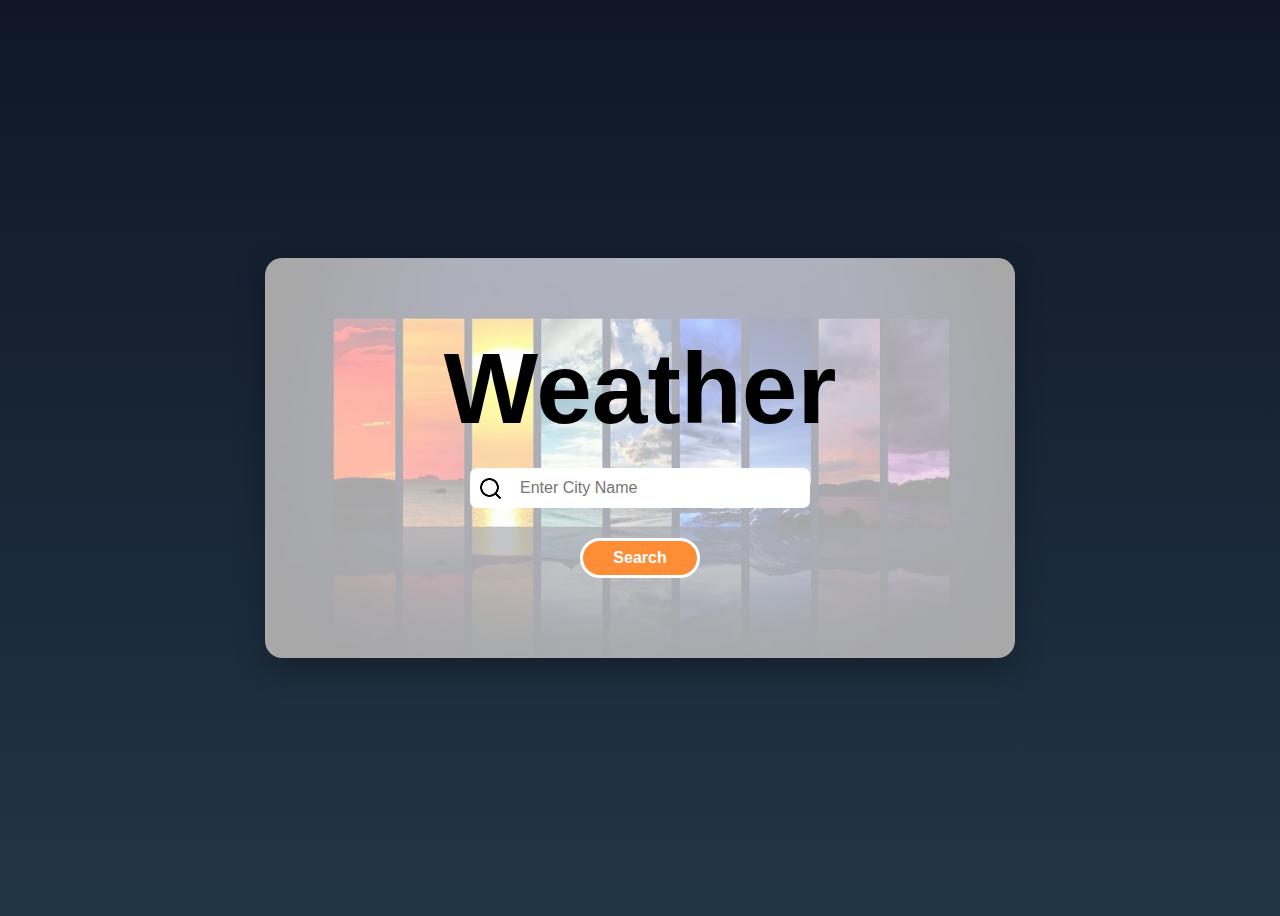
<file: index.html>
<html>
  <head>
    <title>Weather</title>
    <link rel="stylesheet" href="./css/main.css">
    <script src="./js/main.js"></script>
  </head>
  <body> 
    <div class="page-container">
      <div class="weather-card">
        <div class="weather-card__overlay">
          <div class="weather-card__title-container">
            <p class="weather-card__title-text">Weather</p>
          </div>
          <div class="weather-card__search-container">
            <div class="search-input__icon-box">
              <div class="search-input__icon"></div>
            </div>
            <div>
              <input type="textbox" id="myTextbox" placeholder="Enter City Name" class="search-input__textbox">
            </div>
          </div>
          <div>
            <button onclick="getValue()" class="search-button">Search</button>
          </div>
        </div>
      </div>
    </div>
  </body>
</html>
</file>
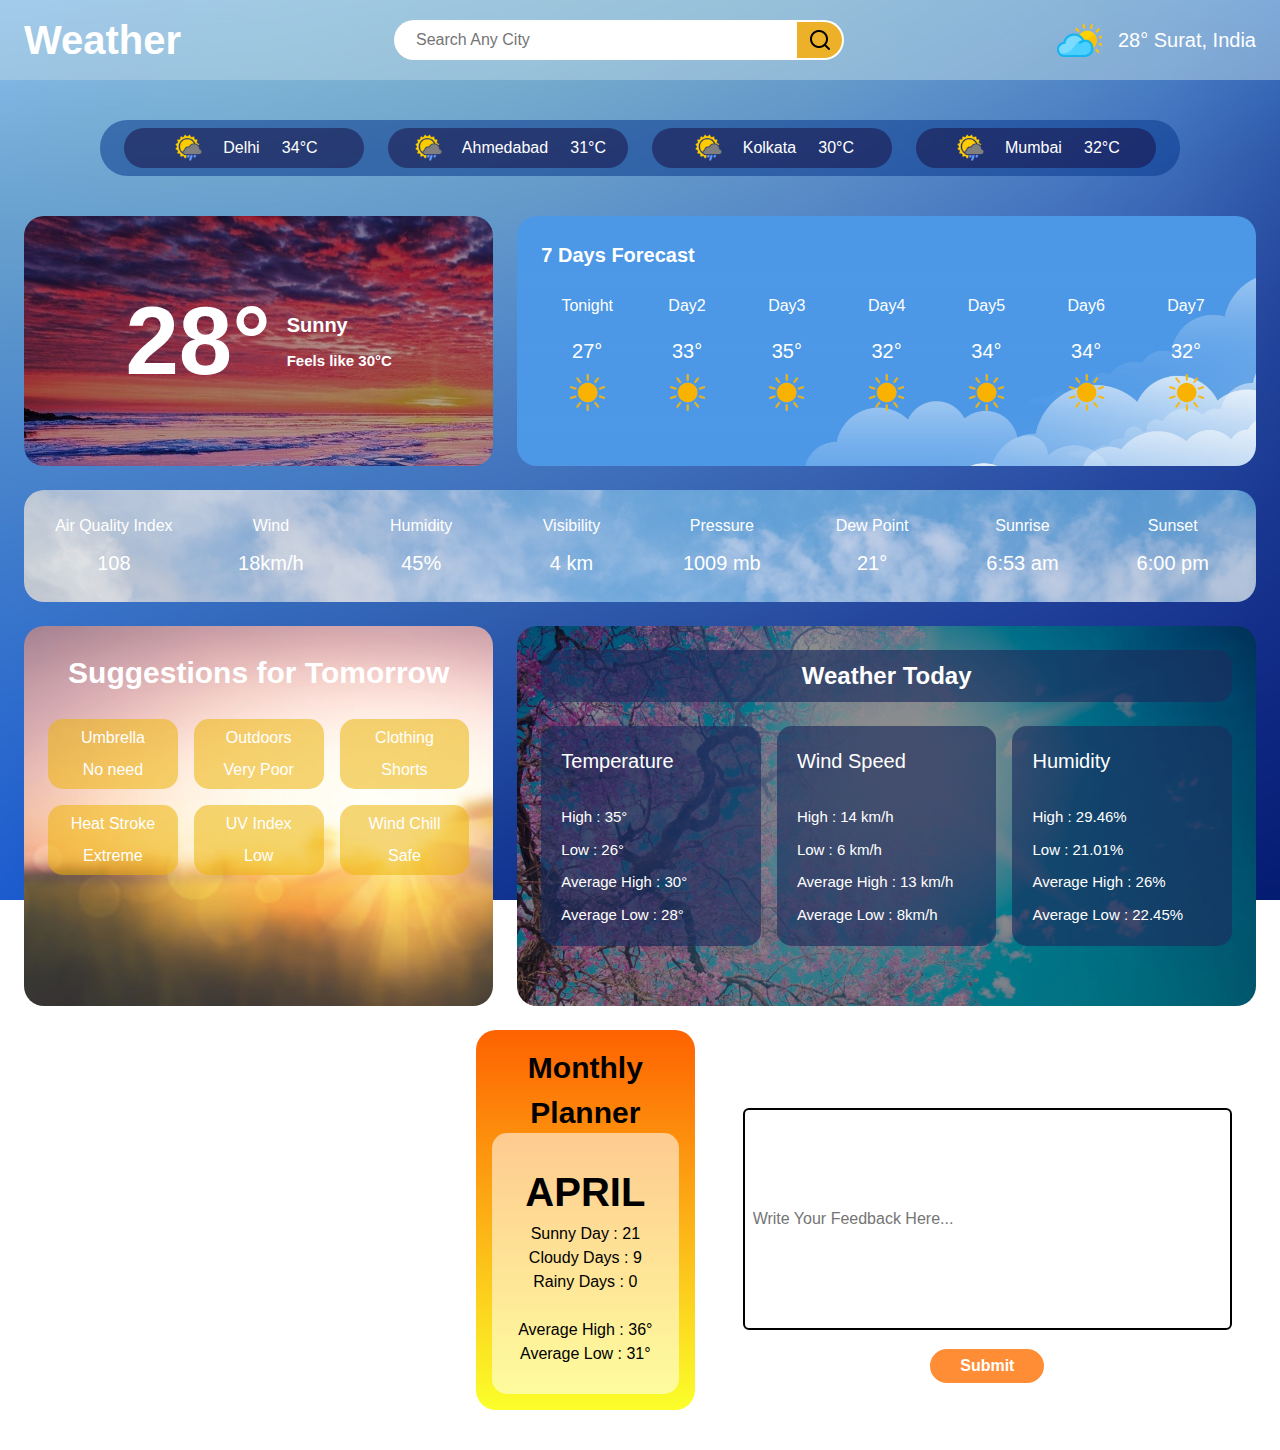
<file: weather-details.html>
<html>
    <head>
        <title>Welcome to Weather App</title>
        <link rel="stylesheet" href="./css/weather.css">
        <script src="./js/weather.js"></script>
    </head>
    <body>
    <header>
            <div class="navbar">
                <div class="navbar__logo-container">
                    <div class="navbar__logo">
                        <p>Weather</p>
                    </div>
                </div>
                <div class="navbar__search">
                    <input type="textbox" class="navbar__search-input" placeholder="Search Any City" id="searchbutton">
                    <div class="navbar__search-icon-box">
                        <div>
                            <button onclick="getValues()" class="navbar__search-icon"></button>
                        </div>
                    </div>
                </div>
                <div class="navbar__city-info">
                        <div class="navbar__weather-icon"></div>
                    <div style="font-size: 20px;" id="nav-city-temp">
                        </div>
                </div>
            </div>
            <div style="width: 100%; display: flex; justify-content: center;">
                <div class="popular-cities">
                    <div class="popular-cities__list" id="popular-cities-list">
                    </div>
                </div>
            </div>
    </header>

    <div class="main-content">

        <div class="content-row">
            <div class="current-weather">
                <div class="current-weather__temp-wrapper">
                    <p class="current-weather__temperature" id="main-temp"></p>
                </div>
                <div class="current-weather__details">
                    <div><p style="font-size: 20px; margin-left: 0px; font-weight: 600;" id="condition"></p></div>
                    <div style="margin-top: 10px; font-weight: 600;"><p style="font-size: 15px;" id="feels-like"></p></div>
                </div>
            </div>
            <div class="forecast">
                <p style="font-size: 20px; margin-left: 0px; font-weight: 600; color: white;">7 Days Forecast</p>
                <div class="forecast__list">
                        <div class="forecast__day">
                            <div>Tonight</div>
                            <div style="margin-top: 10px; font-size: 20px;" id="forecast-day-1"></div>
                            <div class="forecast__icon"></div>
                        </div>
                        <div class="forecast__day">
                            <div>Day2</div>
                            <div style="margin-top: 10px; font-size: 20px;" id="forecast-day-2"></div>
                            <div class="forecast__icon"></div>
                        </div>
                        <div class="forecast__day">
                            <div>Day3</div>
                            <div style="margin-top: 10px; font-size: 20px;" id="forecast-day-3"></div>
                            <div class="forecast__icon"></div>
                        </div>
                        <div class="forecast__day">
                            <div>Day4</div>
                            <div style="margin-top: 10px; font-size: 20px;" id="forecast-day-4"></div>
                            <div class="forecast__icon"></div>
                        </div>
                        <div class="forecast__day">
                            <div>Day5</div>
                            <div style="margin-top: 10px; font-size: 20px;" id="forecast-day-5"></div>
                            <div class="forecast__icon"></div>
                        </div>
                        <div class="forecast__day">
                            <div>Day6</div>
                            <div style="margin-top: 10px; font-size: 20px;" id="forecast-day-6"></div>
                            <div class="forecast__icon"></div>
                        </div>
                        <div class="forecast__day">
                            <div>Day7</div>
                            <div style="margin-top: 10px; font-size: 20px;" id="forecast-day-7"></div>
                            <div class="forecast__icon"></div>
                        </div>
                </div>
            </div>
        </div>

        <div class="content-row">
            <div class="weather-metrics">
                <div class="weather-metrics__item">
                    <div>Air Quality Index</div>
                    <div style="margin-top: 10px; font-size: 20px;" id="aqi"></div>
                </div>
                <div class="weather-metrics__item">
                    <div>Wind</div>
                    <div style="margin-top: 10px; font-size: 20px;" id="wind"></div>
                </div>
                <div class="weather-metrics__item">
                    <div>Humidity</div>
                    <div style="margin-top: 10px; font-size: 20px;" id="humidity"></div>
                </div>
                <div class="weather-metrics__item">
                    <div>Visibility</div>
                    <div style="margin-top: 10px; font-size: 20px;" id="visibility"></div>
                </div>
                <div class="weather-metrics__item">
                    <div>Pressure</div>
                    <div style="margin-top: 10px; font-size: 20px;" id="pressure"></div>
                </div>
                <div class="weather-metrics__item">
                    <div>Dew Point</div>
                    <div style="margin-top: 10px; font-size: 20px;" id="dew-point"></div>
                </div>
                <div class="weather-metrics__item">
                    <div>Sunrise</div>
                    <div style="margin-top: 10px; font-size: 20px;" id="sunrise"></div>
                </div>
                <div class="weather-metrics__item">
                    <div>Sunset</div>
                    <div style="margin-top: 10px; font-size: 20px;" id="sunset"></div>
                </div>
            </div>
        </div>
        
        <div class="content-row">
            <div class="suggestions">
                <p style="font-size: 30px;  font-weight: 700;">Suggestions for Tomorrow</p>
                <div class="suggestions__list">
                    <div class="suggestions__item">
                        <div>Umbrella</div>
                        <div>No need</div>
                    </div>
                    <div class="suggestions__item">
                        <div>Outdoors</div>
                        <div>Very Poor</div>
                    </div>
                    <div class="suggestions__item">
                        <div>Clothing</div>
                        <div>Shorts</div>
                    </div>
                    <div class="suggestions__item">
                        <div>Heat Stroke</div>
                        <div>Extreme</div>
                    </div>
                    <div class="suggestions__item">
                        <div>UV Index</div>
                        <div>Low</div>
                    </div>
                    <div class="suggestions__item">
                        <div>Wind Chill</div>
                        <div>Safe</div>
                    </div>
                </div>
            </div>
            <div class="today-summary">
                <p>Weather Today</p>
                <div class="today-summary__list">
                    <div class="today-summary__group">
                        <div>Temperature</div>
                        <div>High : 35°</div>
                        <div>Low : 26°</div>
                        <div>Average High : 30°</div>
                        <div>Average Low : 28°</div>
                    </div>
                    <div class="today-summary__group">
                        <div>Wind Speed</div>
                        <div>High : 14 km/h</div>
                        <div>Low : 6 km/h</div>
                        <div>Average High : 13 km/h</div>
                        <div>Average Low : 8km/h</div>
                    </div>
                    <div class="today-summary__group">
                        <div>Humidity</div>
                        <div>High : 29.46%</div>
                        <div>Low : 21.01%</div>
                        <div>Average High : 26%</div>
                        <div>Average Low : 22.45%</div>
                    </div>
                </div>
            </div>
        </div>

        <div class="content-row">
            <iframe id="city-map" src=""></iframe>        
            <div class="monthly-planner">
                <div class="mp-title">
                    <p style="font-size: 30px;  font-weight: 600; text-align: center; color: black;">Monthly Planner</p>
                </div>
                <div class="monthly-planner__content">
                    <div class="monthly-planner__month">
                        APRIL
                    </div>
                    <div class="monthly-planner__data" id="monthly-planner">
                    </div>
                </div>
            </div>
            <div class="feedback-form">
                <p style="font-size: 25px;  font-weight: 700;">Feedback</p>
                <input type="textarea" id="myTextbox" class="feedback-form__textarea" placeholder="Write Your Feedback Here...">
                <button onclick="getValue()" class="feedback-form__submit">Submit</button>
            </div>
        </div>

    </div>
    </body>
</html>
</file>
<file: css/main.css>
body{
  background-image: linear-gradient(to top, rgb(34, 53, 70), rgb(15, 23, 39));
  min-height: 100vh;
  display: flex;
  align-items: center;
  justify-content: center;
}

.page-container {
  height: 100%;
  display: flex;
  align-items: center;
  justify-content: center;
}

.weather-card {
  display: flex;
  align-items: center;
  height: 400px;
  width:750px;
  border-radius: 17px;
  flex-direction: column;
  background-image: url(../Images/weather.jpg);
  background-size: cover;
  justify-content: center;
  box-shadow: 0 10px 30px rgba(0,0,0,0.3);
}

.weather-card__overlay {
  display: flex;
  align-items: center;
  height: 100%;
  width: 100%;
  border-radius: 17px;
  flex-direction: column;
  background-color: rgba(253, 253, 253, 0.662);
  background-size: cover;
  padding: 10px;
  justify-content: center;
  box-sizing: border-box;
}

.weather-card__title-container {
  display: flex;
  height: 100px;
  width: 280px;
  background-size: cover;
  align-items: center;
  justify-content: center;
  border-radius: 15px;
}

.weather-card__search-container {
  display: flex;
  height: 100px;
  width: 350px;
  align-items: center;
  justify-content: center;
}

.weather-card__title-text {
  font-family: Arial, Helvetica, sans-serif;
  font-size: 100px;
  color: rgb(0, 0, 0);
  font-weight: 900;
}

.search-input__icon-box {
  display: flex;
  height: 40px;
  width: 40px;
  align-items: center;
  justify-content: center;
  background-color: white;
  border-top-left-radius: 7px;
  border-bottom-left-radius: 7px; 
}

.search-input__icon {
  background-image: url(../Images/si.png);
  height: 25px;
  width: 25px;
  background-size: cover;
}

.search-input__textbox {
  width: 300px;
  height: 40px;
  border-top-right-radius: 7px;
  border-bottom-right-radius: 7px;
  border: none;
  padding-left: 10px;
  outline: none;
  font-size: 1rem;
}

.search-button {
    color: white;
    width: 120px;
    height: 40px;
    border-radius: 30px;
    background-color: rgb(255, 141, 54);
    border: 3px solid white;
    font-weight: 800;
    font-size: 1rem;
    cursor: pointer;
    transition: all 0.3s ease;
    display: flex;
    align-items: center;
    justify-content: center;
    flex-shrink: 0;
}

.search-button:hover {
    border-color: rgb(255, 141, 54);
    background-color: white;
    color: rgb(255, 141, 54);
}
</file>
<file: css/weather.css>
* {
    margin: 0;
    padding: 0;
    font-family: Arial, sans-serif;
    box-sizing: border-box;
}

body {
    background-image: url(../Images/mainbg.jpg);
    width: 100%;
    background-size: cover;
    background-attachment: fixed;
    color: white;
    line-height: 1.5;
}

.navbar {
    height: 80px;
    background-color: rgba(179, 209, 228, 0.545);
    display: flex;
    align-items: center;
    justify-content: space-between;
    padding: 0 1.5rem;
    margin-bottom: 2.5rem;
    flex-wrap: wrap;
}

.navbar__logo {
    font-size: 2.5rem;
    font-weight: 650;
}

.navbar__search {
    display: flex;
    height: 40px;
    border-radius: 22px;
    width: 100%;
    max-width: 450px;
    background-color: white;
    border: 2px solid transparent;
    transition: border 0.2s ease;
}

.navbar__search:hover {
    border-color: rgb(236, 177, 41);
}

.navbar__search-input {
    width: 100%;
    font-size: 1rem;
    border: none;
    background: transparent;
    outline: none;
    padding-left: 1.25rem;
}

.navbar__search-icon-box {
    width: 45px;
    display: flex;
    justify-content: center;
    align-items: center;
    background-color: rgb(236, 177, 41);
    border-top-right-radius: 20px;
    border-bottom-right-radius: 20px;
    color: black;
    flex-shrink: 0;
}

.navbar__search-icon {
    background-image: url(../Images/si.png);
    background-size: cover;
    width: 24px;
    height: 24px;
    border: none;
    background-color: transparent;
    cursor: pointer;
}

.navbar__city-info {
    display: flex;
    align-items: center;
    justify-content: center;
    font-size: 1.25rem;
}

.navbar__weather-icon {
    height: 33px;
    width: 45px;
    background-image: url(../Images/icon.png);
    background-size: cover;
    margin-right: 1rem;
}

.popular-cities {
    background-color: rgba(9, 57, 141, 0.545);
    display: flex;
    align-items: center;
    min-height: 55px;
    margin: 0 1.5rem 2.5rem 1.5rem;
    border-radius: 27.5px;
    padding: 0.5rem 1.5rem;
    flex-wrap: wrap;
    gap: 1rem;
    width: fit-content;
}

.popular-cities__title {
    font-size: 1.125rem;
    height: 40px;
    padding: 0 1.5rem;
    display: flex;
    align-items: center;
    justify-content: center;
    border-radius: 20px;
    background-color: rgba(255, 255, 255, 0.3);
    flex-shrink: 0;
}

.popular-cities__list {
    display: flex;
    flex-grow: 1;
    justify-content: center;
    align-items: center;
    flex-wrap: wrap;
    gap: 1.5rem;
}

.popular-cities__button {
    display: flex;
    width: 240px;
    height: 40px;
    align-items: center;
    justify-content: center;
    color: white;
    background-color: rgba(22, 9, 59, 0.5);
    font-size: 1rem;
    border-radius: 20px;
    border: 1.5px solid transparent;
    transition: border-color 0.2s ease;
}

.popular-cities__button:hover {
    border-color: white;
}

.popular-cities__list a {
    text-decoration: none;
    color: inherit;
}

.main-content {
    display: flex;
    flex-direction: column;
    padding: 0 1.5rem;
    gap: 1.5rem;
    margin-bottom: 2.5rem;
}

.content-row {
    display: flex;
    flex-wrap: wrap;
    gap: 1.5rem;
}

.current-weather, .forecast, .weather-metrics, .suggestions, .today-summary, iframe, .monthly-planner, .feedback-form {
    background-color: rgba(255, 255, 255, 0.3);
    border-radius: 20px;
    width: 100%;
    transition: transform 0.2s ease, box-shadow 0.2s ease;
}

.current-weather:hover, .forecast:hover, .weather-metrics:hover, .suggestions:hover, .today-summary:hover, .monthly-planner:hover, .feedback-form:hover {
    transform: translateY(-3px);
    box-shadow: 0 8px 16px rgba(0,0,0,0.2);
}

.current-weather {
    display: flex;
    align-items: center;
    justify-content: center;
    gap: 1rem;
    padding: 1rem;
    min-height: 250px;
    flex: 1 1 400px;
    background-image: url(../Images/degback.jpg);
    background-size: cover;
    background-position: center;
}

.current-weather__temperature {
    font-size: clamp(4rem, 15vw, 6rem);
    font-weight: 900;
}

.forecast {
    padding: 1.5rem;
    min-height: 250px;
    flex: 2 1 600px;
    background-image: url(../Images/txtbg.jpg);
    background-size: cover;
    background-position: center;
}

.forecast__list {
    display: flex;
    justify-content: space-around;
    margin-top: 1.5rem;
    flex-wrap: wrap;
    gap: 0.5rem;
}

.forecast__day {
    display: flex;
    flex-direction: column;
    align-items: center;
    gap: 0.5rem;
    min-width: 80px;
}

.forecast__icon {
    height: 37px;
    width: 35px;
    background-image: url("../Images/sun.png");
    background-size: cover;
}

.weather-metrics {
    display: flex;
    justify-content: space-around;
    align-items: center;
    flex-wrap: wrap;
    gap: 1rem;
    padding: 1rem;
    background-image: url(../Images/cloud.jpg);
    background-size: cover;
    background-position: center;
}

.weather-metrics__item {
    display: flex;
    flex-direction: column;
    align-items: center;
    text-align: center;
    padding: 0.5rem;
    min-width: 120px;
}

.suggestions {
    padding: 1.5rem;
    min-height: 380px;
    flex: 1 1 400px;
    background-image: url(../Images/sugg.jpg);
    background-size: cover;
    background-position: center;
}

.suggestions > p {
    text-align: center;
    font-weight: 700;
    font-size: 1.25rem;
}

.suggestions__list {
    display: flex;
    justify-content: center;
    flex-wrap: wrap;
    gap: 1rem;
    margin-top: 1.5rem;
}

.suggestions__item {
    display: flex;
    flex-direction: column;
    align-items: center;
    justify-content: center;
    background-color: rgba(237, 180, 7, 0.545);
    border-radius: 15px;
    padding: 0.75rem;
    text-align: center;
    flex-grow: 1;
    flex-basis: 120px;
    max-width: 140px;
    height: 70px;
}
.suggestions__item div:last-child {
    margin-top: 8px;
}

.today-summary {
    padding: 1.5rem;
    min-height: 380px;
    flex: 2 1 600px;
    background-image: url(../Images/suntreebg.jpg);
    background-size: cover;
    background-position: center;
}

.today-summary > p {
    font-size: 1.5rem;
    font-weight: 700;
    text-align: center;
    background-color: rgba(28, 44, 93, 0.65);
    padding: 0.5rem 1rem;
    border-radius: 15px;
    margin-bottom: 1rem;
}

.today-summary__list {
    display: flex;
    justify-content: space-around;
    flex-wrap: wrap;
    gap: 1rem;
    margin-top: 1.5rem;
}

.today-summary__group {
    display: flex;
    flex-direction: column;
    background-color: rgba(28, 44, 93, 0.65);
    border-radius: 15px;
    padding: 1.25rem;
    flex: 1;
    min-width: 190px;
}
.today-summary__group div {
    font-size: 15px;
}
.today-summary__group div:first-child {
    font-size: 20px;
    margin-bottom: 20px;
}
.today-summary__group div:not(:first-child) {
    margin-top: 10px;
}

iframe {
    height: 380px;
    border: none;
    border-radius: 20px;
    flex: 1.5 1 400px;
    min-width: 300px;
}

.monthly-planner {
    background-image: linear-gradient(to top, rgb(251, 255, 42), rgb(254, 98, 1));
    display: flex;
    justify-content: space-between;
    align-items: center;
    padding: 1rem;
    height: 380px;
    flex: 1 1 200px;
    min-width: 200px;
    flex-direction: column;
}

.mp-title{
    width: 100%;
    height: 25%;
    display: flex;
    justify-content: center;
    align-items: center;
}

.monthly-planner__content {
    background-color: rgba(255, 255, 255, 0.545);
    border-radius: 15px;
    padding: 1rem;
    text-align: center;
    width: 100%;
    height: 75%;
    display: flex;
    justify-content: center;
    align-items: center;
    flex-direction: column;
}

.monthly-planner__month {
    font-size: 2.5rem;
    font-weight: 900;
    color: black;
}

.monthly-planner__data {
    color: black;
}

.feedback-form {
    display: flex;
    flex-direction: column;
    align-items: center;
    gap: 1rem;
    padding: 1.5rem;
    height: 380px;
    flex: 2 1 500px;
    min-width: 300px;
}

.feedback-form__textarea {
    width: 100%;
    height: 100%;
    border-radius: 6px;
    border: 2px solid black;
    padding: 0.5rem;
    font-size: 1rem;
    background: rgba(255,255,255,0.7);
}

.feedback-form__submit {
    color: white;
    width: 120px;
    height: 40px;
    border-radius: 30px;
    background-color: rgb(255, 141, 54);
    border: 3px solid white;
    font-weight: 800;
    font-size: 1rem;
    cursor: pointer;
    transition: all 0.3s ease;
    display: flex;
    align-items: center;
    justify-content: center;
    flex-shrink: 0;
}

.feedback-form__submit:hover {
    border-color: rgb(255, 141, 54);
    background-color: white;
    color: rgb(255, 141, 54);
}

@media (max-width: 768px) {
    .navbar {
        justify-content: center;
        gap: 1rem;
    }
    .main-content {
        padding: 0 1rem;
    }
}
</file>
